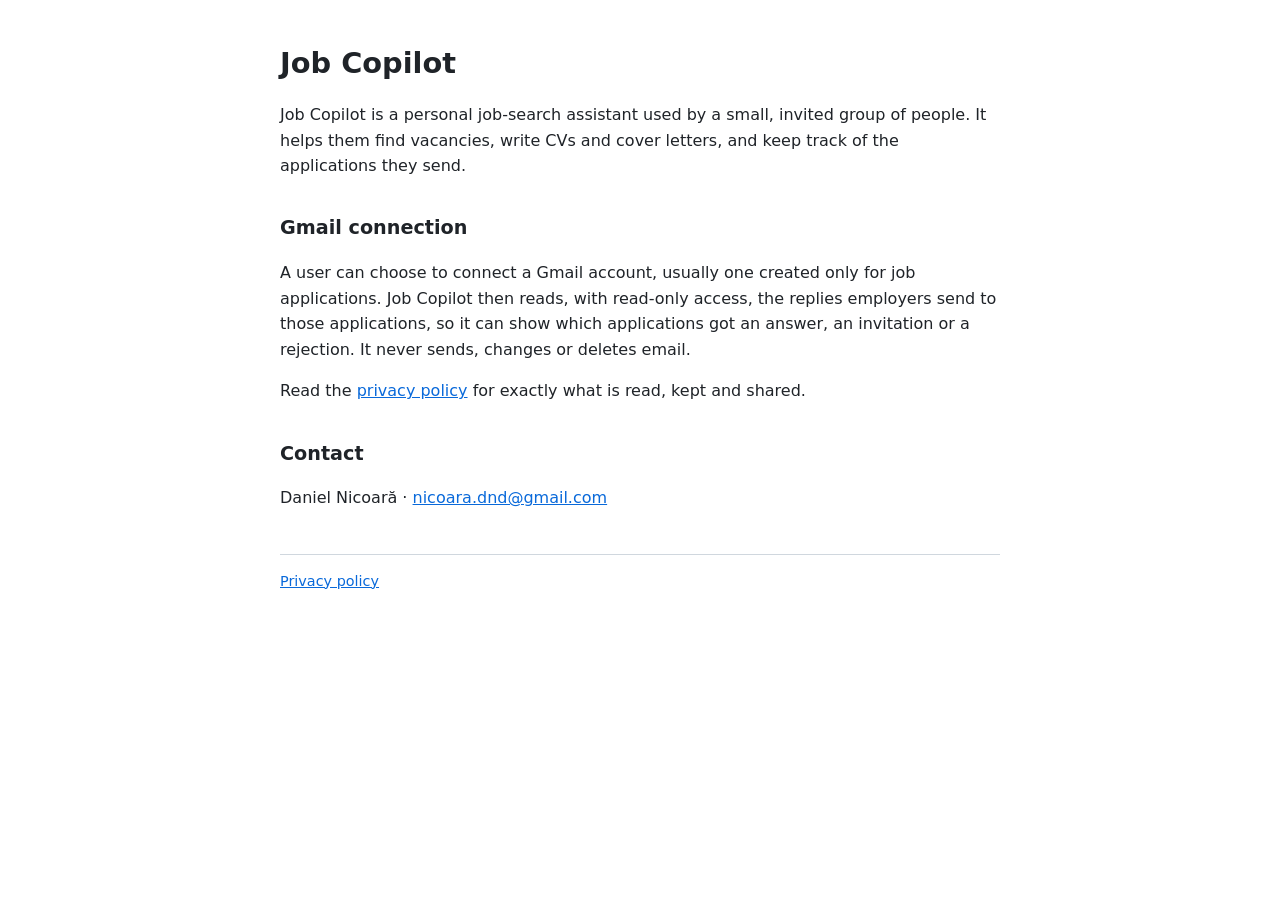
<file: index.html>
<!doctype html>
<html lang="en"><head><meta charset="utf-8"><meta name="viewport" content="width=device-width,initial-scale=1">
<title>Job Copilot</title><link rel="stylesheet" href="style.css"></head>
<body>
<h1>Job Copilot</h1>
<p>Job Copilot is a personal job-search assistant used by a small, invited group of people. It helps them
find vacancies, write CVs and cover letters, and keep track of the applications they send.</p>
<h2>Gmail connection</h2>
<p>A user can choose to connect a Gmail account, usually one created only for job applications. Job Copilot
then reads, with read-only access, the replies employers send to those applications, so it can show which
applications got an answer, an invitation or a rejection. It never sends, changes or deletes email.</p>
<p>Read the <a href="privacy.html">privacy policy</a> for exactly what is read, kept and shared.</p>
<h2>Contact</h2>
<p>Daniel Nicoară &middot; <a href="mailto:nicoara.dnd@gmail.com">nicoara.dnd@gmail.com</a></p>
<footer><a href="privacy.html">Privacy policy</a></footer>
</body></html>
</file>
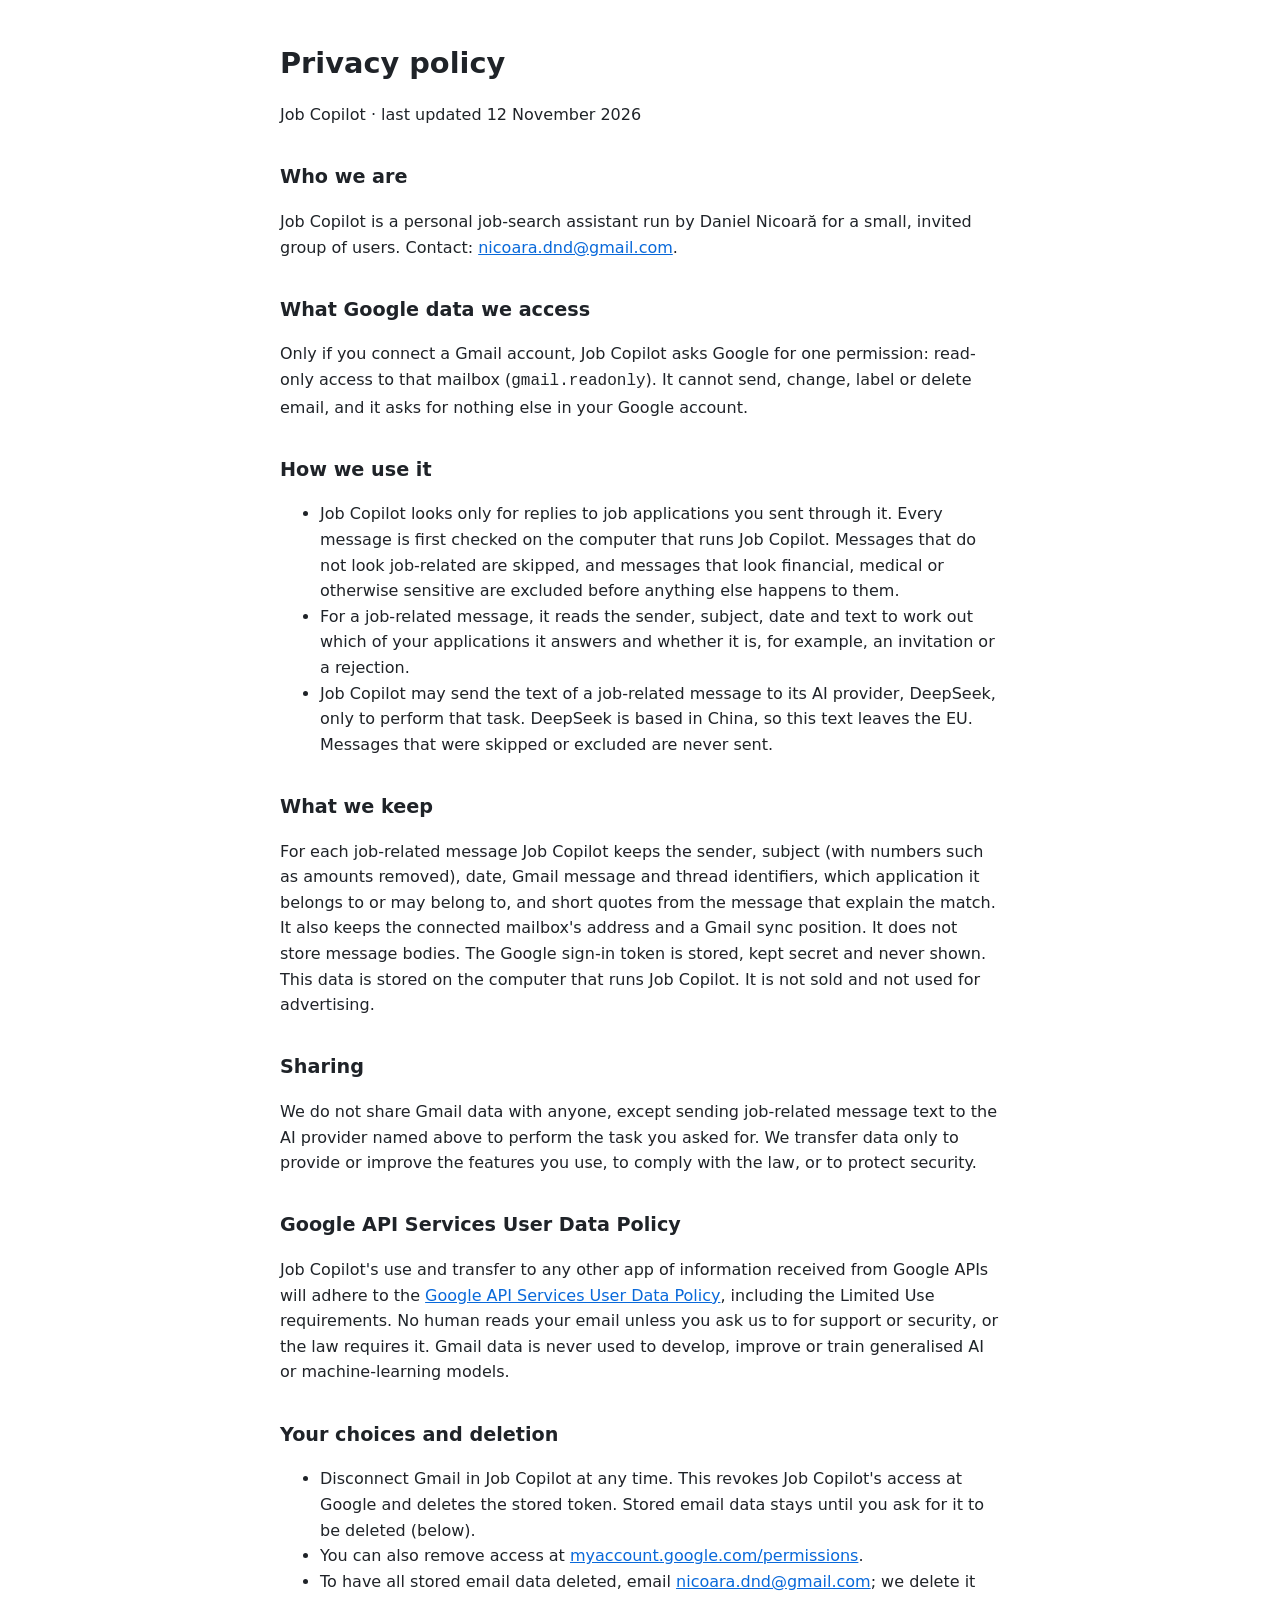
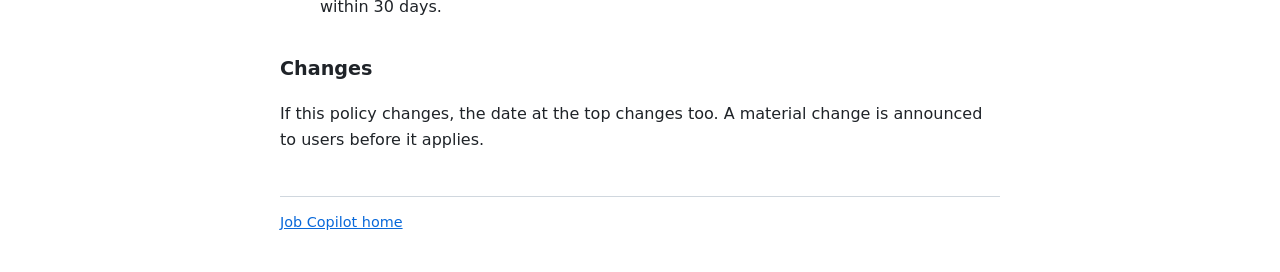
<file: privacy.html>
<!doctype html>
<html lang="en"><head><meta charset="utf-8"><meta name="viewport" content="width=device-width,initial-scale=1">
<title>Privacy policy - Job Copilot</title><link rel="stylesheet" href="style.css"></head>
<body>
<h1>Privacy policy</h1>
<p>Job Copilot &middot; last updated 12 November 2026</p>

<h2>Who we are</h2>
<p>Job Copilot is a personal job-search assistant run by Daniel Nicoară for a small, invited group of users.
Contact: <a href="mailto:nicoara.dnd@gmail.com">nicoara.dnd@gmail.com</a>.</p>

<h2>What Google data we access</h2>
<p>Only if you connect a Gmail account, Job Copilot asks Google for one permission: read-only access to that
mailbox (<code>gmail.readonly</code>). It cannot send, change, label or delete email, and it asks for nothing else
in your Google account.</p>

<h2>How we use it</h2>
<ul>
<li>Job Copilot looks only for replies to job applications you sent through it. Every message is first checked
on the computer that runs Job Copilot. Messages that do not look job-related are skipped, and messages that look
financial, medical or otherwise sensitive are excluded before anything else happens to them.</li>
<li>For a job-related message, it reads the sender, subject, date and text to work out which of your
applications it answers and whether it is, for example, an invitation or a rejection.</li>
<li>Job Copilot may send the text of a job-related message to its AI provider, DeepSeek, only to perform that
task. DeepSeek is based in China, so this text leaves the EU. Messages that were skipped or excluded are never
sent.</li>
</ul>

<h2>What we keep</h2>
<p>For each job-related message Job Copilot keeps the sender, subject (with numbers such as amounts removed), date,
Gmail message and thread identifiers, which application it belongs to or may belong to, and short quotes from the
message that explain the match. It also keeps the connected mailbox's address and a Gmail sync position. It does
not store message bodies. The Google sign-in token is stored, kept secret and never shown. This data is stored on
the computer that runs Job Copilot. It is not sold and not used for advertising.</p>

<h2>Sharing</h2>
<p>We do not share Gmail data with anyone, except sending job-related message text to the AI provider named
above to perform the task you asked for. We
transfer data only to provide or improve the features you use, to comply with the law, or to protect
security.</p>

<h2>Google API Services User Data Policy</h2>
<p>Job Copilot's use and transfer to any other app of information received from Google APIs will adhere to the
<a href="https://developers.google.com/terms/api-services-user-data-policy">Google API Services User Data Policy</a>,
including the Limited Use requirements. No human reads your email unless you ask us to for support or security,
or the law requires it. Gmail data is never used to develop, improve or train generalised AI or machine-learning
models.</p>

<h2>Your choices and deletion</h2>
<ul>
<li>Disconnect Gmail in Job Copilot at any time. This revokes Job Copilot's access at Google and deletes the stored
token. Stored email data stays until you ask for it to be deleted (below).</li>
<li>You can also remove access at <a href="https://myaccount.google.com/permissions">myaccount.google.com/permissions</a>.</li>
<li>To have all stored email data deleted, email <a href="mailto:nicoara.dnd@gmail.com">nicoara.dnd@gmail.com</a>;
we delete it within 30 days.</li>
</ul>

<h2>Changes</h2>
<p>If this policy changes, the date at the top changes too. A material change is announced to users before it applies.</p>

<footer><a href="index.html">Job Copilot home</a></footer>
</body></html>
</file>
<file: style.css>
body{font:16px/1.6 system-ui,-apple-system,Segoe UI,Roboto,sans-serif;max-width:720px;margin:40px auto;padding:0 20px;color:#1f2328;background:#fff}
h1{font-size:1.8em;margin-bottom:.2em}h2{font-size:1.2em;margin-top:1.8em}
a{color:#0969da}footer{margin-top:3em;padding-top:1em;border-top:1px solid #d0d7de;font-size:.9em;color:#59636e}
@media (prefers-color-scheme:dark){body{background:#0d1117;color:#e6edf3}a{color:#4493f8}footer{border-color:#30363d;color:#9198a1}}
</file>
